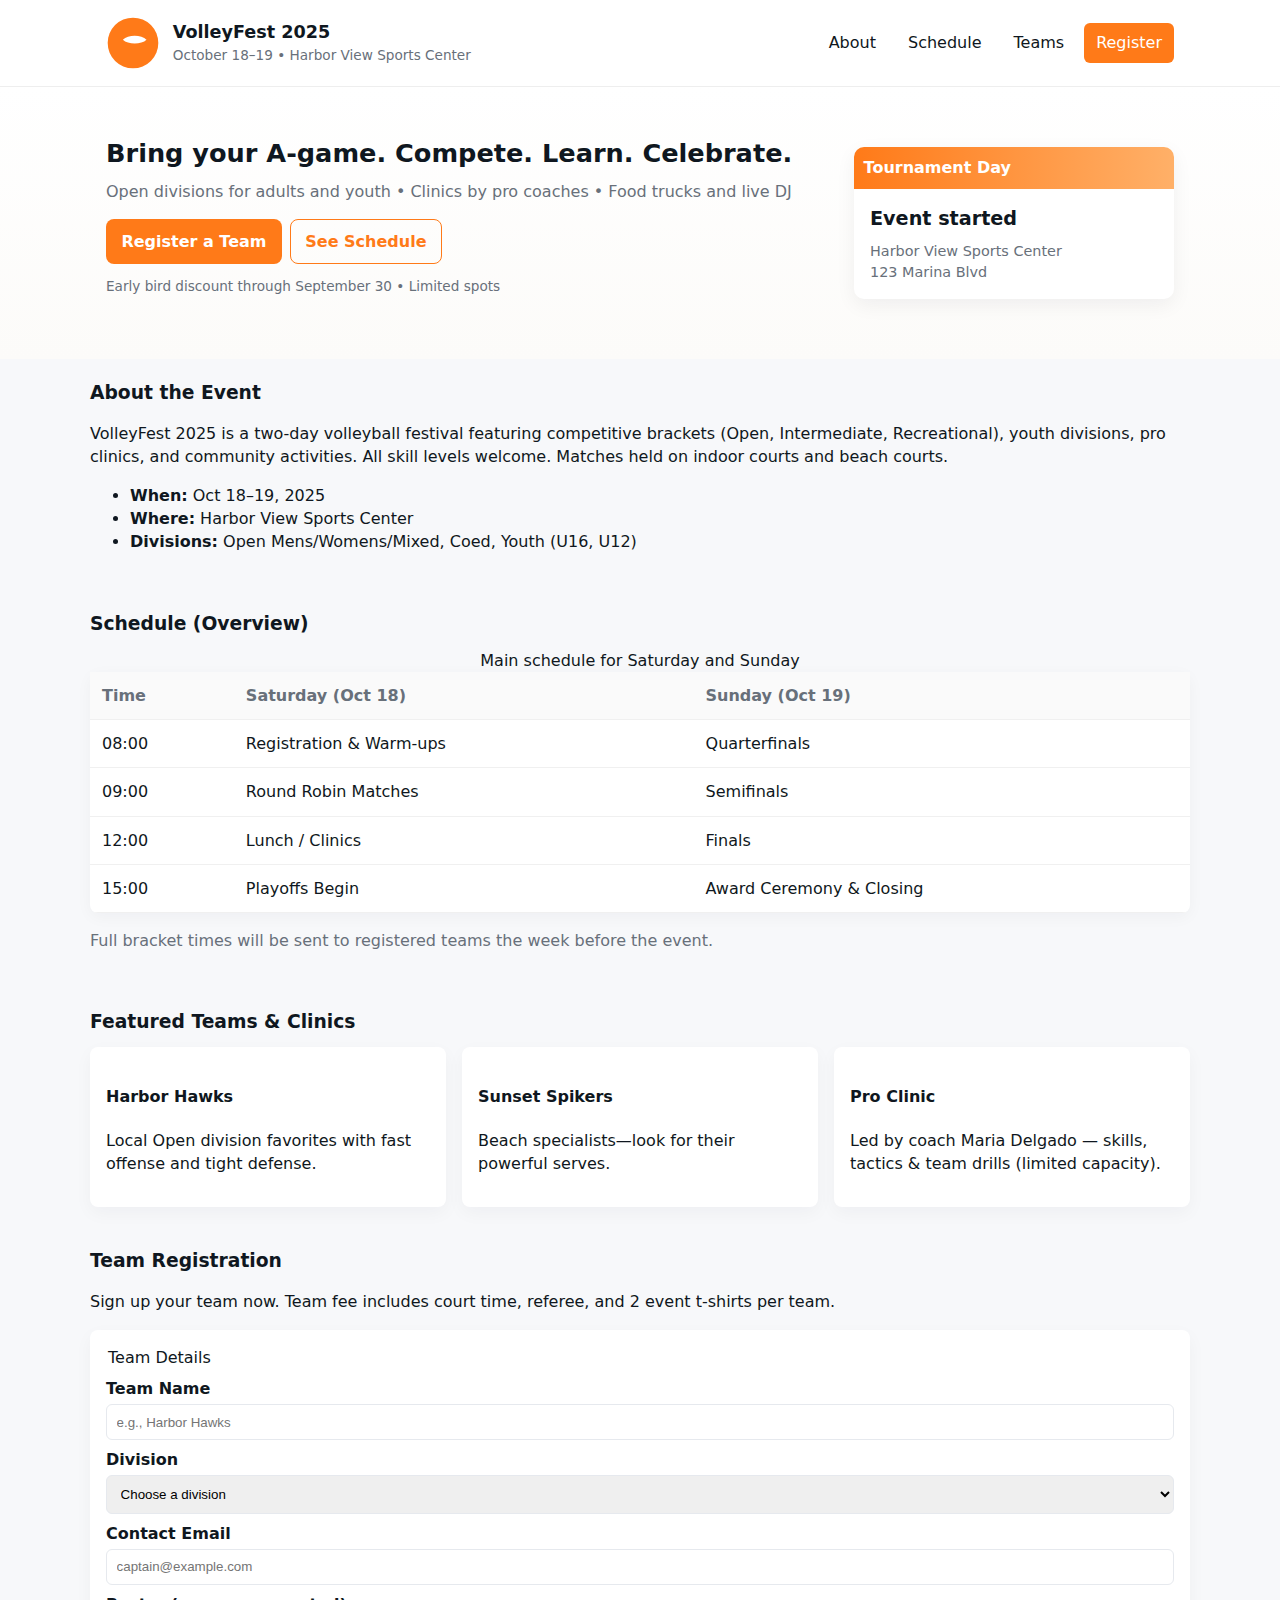
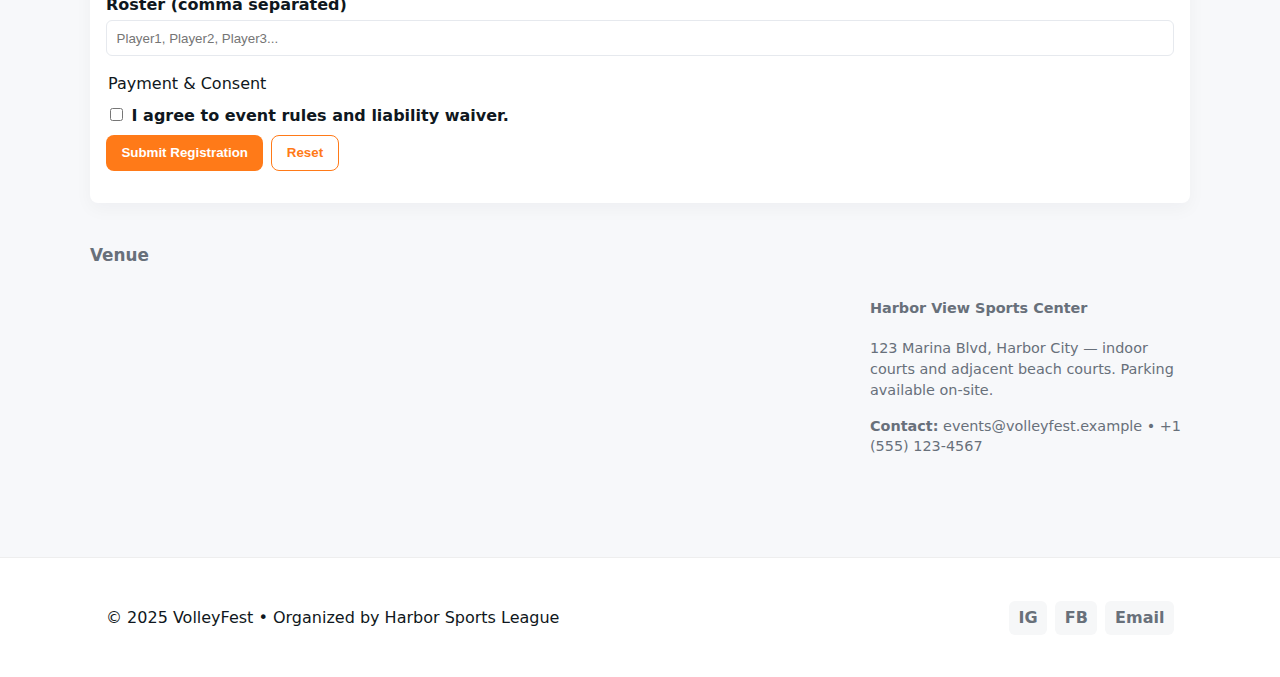
<file: preview-volleyfest.html>
<!doctype html>
<html lang="en">
<head>
  <meta charset="utf-8" />
  <meta name="viewport" content="width=device-width,initial-scale=1" />
  <title>VolleyFest 2025 — Beach & Indoor Volleyball Tournament (Preview)</title>
  <meta name="description" content="Join VolleyFest 2025 — a weekend volleyball event featuring competitive matches, clinics, food trucks and more. Register your team today!" />
  <link rel="icon" href="data:image/svg+xml,<svg xmlns=%22http://www.w3.org/2000/svg%22 viewBox=%220 0 64 64%22><circle cx=%2232%22 cy=%2232%22 r=%2228%22 fill=%22%23ff7a18%22/><path d=%22M18 28c6-6 22-6 28 0-6 6-22 6-28 0z%22 fill=%22%23fff%22/></svg>" />
  <style>
  :root{
    --accent:#ff7a18;
    --dark:#0f1720;
    --muted:#68707a;
    --bg:#f7f8fa;
    --max-width:1100px;
    --radius:10px;
    --gap:1rem;
    font-family: Inter, system-ui, -apple-system, "Segoe UI", Roboto, "Helvetica Neue", Arial;
    color-scheme: light;
  }

  *{box-sizing:border-box}
  html,body{height:100%}
  body{
    margin:0;
    background:var(--bg);
    color:var(--dark);
    line-height:1.45;
    -webkit-font-smoothing:antialiased;
  }

  .container{max-width:var(--max-width);margin:0 auto;padding:1rem}

  .skip-link{
    position:absolute;left:-9999px;top:auto;width:1px;height:1px;overflow:hidden;
  }
  .skip-link:focus{
    position:static;left:auto;top:auto;width:auto;height:auto;padding:.5rem 1rem;background:#000;color:#fff;z-index:1000;
  }

  /* Header */
  .site-header{background:#fff;border-bottom:1px solid #eee;position:sticky;top:0;z-index:10}
  .header-inner{display:flex;align-items:center;justify-content:space-between;gap:1rem}
  .brand{display:flex;align-items:center;gap:.8rem}
  .logo{width:54px;height:54px;border-radius:8px;object-fit:cover}
  .site-title{margin:0;font-size:1.1rem}
  .site-sub{margin:0;font-size:.85rem;color:var(--muted)}

  .nav ul{list-style:none;margin:0;padding:0;display:flex;gap:.5rem;align-items:center}
  .nav a{display:inline-block;padding:.5rem .75rem;color:var(--dark);text-decoration:none;border-radius:6px}
  .nav a:hover,.nav a:focus{background:#f2f5f7}
  .nav .cta{background:var(--accent);color:#fff}

  /* Hero */
  .hero{background:linear-gradient(180deg, #fff 0%, #fcfbf9 100%);padding:2rem 0}
  .hero-inner{display:grid;grid-template-columns:1fr 320px;gap:1.25rem;align-items:center}
  .hero-text h2{margin:0 0 .5rem;font-size:1.6rem}
  .lead{margin:0 0 1rem;color:var(--muted)}
  .hero-ctas{display:flex;gap:.5rem;flex-wrap:wrap;margin-bottom:.5rem}
  .btn{display:inline-block;padding:.6rem .9rem;border-radius:8px;text-decoration:none;font-weight:600;border:1px solid transparent}
  .btn-primary{background:var(--accent);color:#fff}
  .btn-outline{background:transparent;border-color:var(--accent);color:var(--accent)}
  .meta{font-size:.85rem;color:var(--muted)}

  /* Hero card */
  .hero-card{background:#fff;border-radius:var(--radius);box-shadow:0 6px 20px rgba(16,24,40,0.06);overflow:hidden}
  .card-top{background:linear-gradient(90deg,var(--accent),#ffb068);color:#fff;padding:.6rem;font-weight:700}
  .card-body{padding:1rem}
  .countdown{font-size:1.2rem;font-weight:700;margin-bottom:.5rem}
  .venue{color:var(--muted);font-size:.9rem}

  /* Sections */
  .section{padding:1.25rem 0}
  .section h3{margin:0 0 .75rem}

  /* Schedule table */
  .schedule-table{width:100%;border-collapse:collapse;background:#fff;border-radius:8px;overflow:hidden;box-shadow:0 4px 16px rgba(16,24,40,0.04)}
  .schedule-table thead{background:#fafafa;color:var(--muted)}
  .schedule-table th,.schedule-table td{padding:.75rem;text-align:left;border-bottom:1px solid #f0f0f0}

  /* Cards */
  .cards{display:flex;gap:1rem;flex-wrap:wrap}
  .team-card{flex:1 1 220px;background:#fff;padding:1rem;border-radius:8px;box-shadow:0 6px 18px rgba(16,24,40,0.04)}

  /* Form */
  .form{background:#fff;padding:1rem;border-radius:8px;box-shadow:0 6px 18px rgba(16,24,40,0.04)}
  .form label{display:block;margin:.5rem 0 .25rem;font-weight:600}
  .form input[type="text"],.form input[type="email"],.form select{width:100%;padding:.6rem;border:1px solid #e6e9ee;border-radius:6px}
  .form fieldset{border:0;padding:0;margin:0 0 1rem}
  .form-actions{display:flex;gap:.5rem;margin-top:.5rem}

  .form-message{margin-top:.75rem;color:green;font-weight:600}
  .muted{color:var(--muted)}

  /* Venue */
  .venue-grid{display:grid;grid-template-columns:1fr 320px;gap:1rem;align-items:start}
  .map iframe{width:100%;height:220px;border:0;border-radius:8px}

  /* Footer */
  .site-footer{padding:1rem 0;background:#fff;border-top:1px solid #eee;margin-top:2rem}
  .footer-inner{display:flex;align-items:center;justify-content:space-between;gap:1rem}
  .social{list-style:none;margin:0;padding:0;display:flex;gap:.5rem}
  .social a{display:inline-block;padding:.35rem .6rem;border-radius:6px;background:#f6f7f8;text-decoration:none;color:var(--muted);font-weight:700}

  /* Responsive */
  @media (max-width:900px){
    .hero-inner{grid-template-columns:1fr}
    .venue-grid{grid-template-columns:1fr}
    .container{padding:1rem}
    .header-inner{flex-direction:column;align-items:flex-start;gap:.5rem}
    .nav ul{flex-wrap:wrap}
  }
  </style>
</head>
<body>
  <a class="skip-link" href="#main">Skip to main content</a>

  <header class="site-header">
    <div class="container header-inner">
      <div class="brand">
        <img src="data:image/svg+xml,%3Csvg xmlns='http://www.w3.org/2000/svg' viewBox='0 0 64 64'%3E%3Ccircle cx='32' cy='32' r='30' fill='%23ff7a18'/%3E%3Cpath d='M20 28c6-6 22-6 28 0-6 6-22 6-28 0z' fill='%23fff'/%3E%3C/svg%3E" alt="VolleyFest logo" class="logo" />
        <div>
          <h1 class="site-title">VolleyFest 2025</h1>
          <p class="site-sub">October 18–19 • Harbor View Sports Center</p>
        </div>
      </div>
      <nav class="nav" aria-label="Main navigation">
        <ul>
          <li><a href="#about">About</a></li>
          <li><a href="#schedule">Schedule</a></li>
          <li><a href="#teams">Teams</a></li>
          <li><a href="#register" class="cta">Register</a></li>
        </ul>
      </nav>
    </div>
  </header>

  <main id="main">
    <section class="hero">
      <div class="container hero-inner">
        <div class="hero-text">
          <h2>Bring your A-game. Compete. Learn. Celebrate.</h2>
          <p class="lead">Open divisions for adults and youth • Clinics by pro coaches • Food trucks and live DJ</p>
          <div class="hero-ctas">
            <a class="btn btn-primary" href="#register">Register a Team</a>
            <a class="btn btn-outline" href="#schedule">See Schedule</a>
          </div>
          <p class="meta">Early bird discount through September 30 • Limited spots</p>
        </div>
        <div class="hero-card" aria-hidden="true">
          <div class="card-top">Tournament Day</div>
          <div class="card-body">
            <div class="countdown" id="countdown" aria-live="polite"></div>
            <div class="venue">Harbor View Sports Center<br/>123 Marina Blvd</div>
          </div>
        </div>
      </div>
    </section>

    <section id="about" class="container section about">
      <h3>About the Event</h3>
      <p>VolleyFest 2025 is a two-day volleyball festival featuring competitive brackets (Open, Intermediate, Recreational), youth divisions, pro clinics, and community activities. All skill levels welcome. Matches held on indoor courts and beach courts.</p>
      <ul class="features">
        <li><strong>When:</strong> Oct 18–19, 2025</li>
        <li><strong>Where:</strong> Harbor View Sports Center</li>
        <li><strong>Divisions:</strong> Open Mens/Womens/Mixed, Coed, Youth (U16, U12)</li>
      </ul>
    </section>

    <section id="schedule" class="container section schedule">
      <h3>Schedule (Overview)</h3>
      <table class="schedule-table" aria-describedby="schedule-desc">
        <caption id="schedule-desc">Main schedule for Saturday and Sunday</caption>
        <thead>
          <tr><th>Time</th><th>Saturday (Oct 18)</th><th>Sunday (Oct 19)</th></tr>
        </thead>
        <tbody>
          <tr><td>08:00</td><td>Registration & Warm-ups</td><td>Quarterfinals</td></tr>
          <tr><td>09:00</td><td>Round Robin Matches</td><td>Semifinals</td></tr>
          <tr><td>12:00</td><td>Lunch / Clinics</td><td>Finals</td></tr>
          <tr><td>15:00</td><td>Playoffs Begin</td><td>Award Ceremony & Closing</td></tr>
        </tbody>
      </table>
      <p class="muted">Full bracket times will be sent to registered teams the week before the event.</p>
    </section>

    <section id="teams" class="container section teams">
      <h3>Featured Teams & Clinics</h3>
      <div class="cards">
        <article class="team-card">
          <h4>Harbor Hawks</h4>
          <p>Local Open division favorites with fast offense and tight defense.</p>
        </article>
        <article class="team-card">
          <h4>Sunset Spikers</h4>
          <p>Beach specialists—look for their powerful serves.</p>
        </article>
        <article class="team-card">
          <h4>Pro Clinic</h4>
          <p>Led by coach Maria Delgado — skills, tactics & team drills (limited capacity).</p>
        </article>
      </div>
    </section>

    <section id="register" class="container section register">
      <h3>Team Registration</h3>
      <p>Sign up your team now. Team fee includes court time, referee, and 2 event t-shirts per team.</p>

      <form id="registrationForm" class="form" novalidate>
        <fieldset>
          <legend>Team Details</legend>
          <label for="teamName">Team Name</label>
          <input type="text" id="teamName" name="teamName" required maxlength="50" placeholder="e.g., Harbor Hawks" />

          <label for="division">Division</label>
          <select id="division" name="division" required>
            <option value="">Choose a division</option>
            <option>Open Men</option>
            <option>Open Women</option>
            <option>Coed</option>
            <option>Recreational</option>
            <option>U16 (Youth)</option>
          </select>

          <label for="contactEmail">Contact Email</label>
          <input type="email" id="contactEmail" name="contactEmail" required placeholder="captain@example.com" />

          <label for="roster">Roster (comma separated)</label>
          <input type="text" id="roster" name="roster" placeholder="Player1, Player2, Player3..." />
        </fieldset>

        <fieldset>
          <legend>Payment & Consent</legend>
          <label>
            <input type="checkbox" id="agreeTerms" name="agreeTerms" required />
            I agree to event rules and liability waiver.
          </label>

          <div class="form-actions">
            <button type="submit" class="btn btn-primary">Submit Registration</button>
            <button type="reset" class="btn btn-outline">Reset</button>
          </div>
        </fieldset>

        <p id="formMessage" class="form-message" role="status" aria-live="polite"></p>
      </form>
    </section>

    <section id="venue" class="container section venue">
      <h3>Venue</h3>
      <div class="venue-grid">
        <div class="map">
          <!-- Replace with real Google Maps iframe or other map embed -->
          <iframe title="Venue map" src="https://www.openstreetmap.org/export/embed.html?bbox=-0.1%2C51.5%2C-0.0%2C51.51&amp;layer=mapnik" frameborder="0"></iframe>
        </div>
        <div class="venue-info">
          <h4>Harbor View Sports Center</h4>
          <p>123 Marina Blvd, Harbor City — indoor courts and adjacent beach courts. Parking available on-site.</p>
          <p><strong>Contact:</strong> events@volleyfest.example • +1 (555) 123-4567</p>
        </div>
      </div>
    </section>

  </main>

  <footer class="site-footer">
    <div class="container footer-inner">
      <p>© 2025 VolleyFest • Organized by Harbor Sports League</p>
      <ul class="social">
        <li><a href="#" aria-label="Instagram">IG</a></li>
        <li><a href="#" aria-label="Facebook">FB</a></li>
        <li><a href="#" aria-label="Contact email">Email</a></li>
      </ul>
    </div>
  </footer>

  <script>
  // Basic interactive behavior: countdown timer, form validation, smooth scrolling
  (function(){
    // Countdown to event start (set to Oct 18 2025 08:00 local time)
    const eventDate = new Date('2025-10-18T08:00:00');
    const cdEl = document.getElementById('countdown');

    function updateCountdown(){
      const now = new Date();
      let diff = eventDate - now;
      if (diff <= 0){
        cdEl.textContent = 'Event started';
        return;
      }
      const days = Math.floor(diff / (1000*60*60*24));
      diff -= days*(1000*60*60*24);
      const hours = Math.floor(diff/(1000*60*60));
      diff -= hours*(1000*60*60);
      const mins = Math.floor(diff/(1000*60));
      cdEl.textContent = `${days}d ${hours}h ${mins}m until start`;
    }
    updateCountdown();
    setInterval(updateCountdown, 60*1000);

    // Smooth scroll for internal links
    document.querySelectorAll('a[href^="#"]').forEach(a=>{
      a.addEventListener('click', function(e){
        const target = document.querySelector(this.getAttribute('href'));
        if (target){
          e.preventDefault();
          target.scrollIntoView({behavior:'smooth', block:'start'});
        }
      });
    });

    // Simple form validation + simulated submit
    const form = document.getElementById('registrationForm');
    const msg = document.getElementById('formMessage');

    form.addEventListener('submit', (e)=>{
      e.preventDefault();
      msg.textContent = '';
      const formData = new FormData(form);
      // Basic required checks (HTML required attributes also help)
      if (!formData.get('teamName') || !formData.get('division') || !formData.get('contactEmail') || !formData.get('agreeTerms')){
        msg.style.color = 'crimson';
        msg.textContent = 'Please complete all required fields and accept the waiver.';
        return;
      }

      // Simulate server request
      msg.style.color = 'green';
      msg.textContent = 'Submitting registration...';
      setTimeout(()=>{
        msg.textContent = 'Registration received! We sent confirmation to ' + formData.get('contactEmail') + '.';
        form.reset();
      }, 900);
    });

  })();
  </script>
</body>
</html>
</file>
